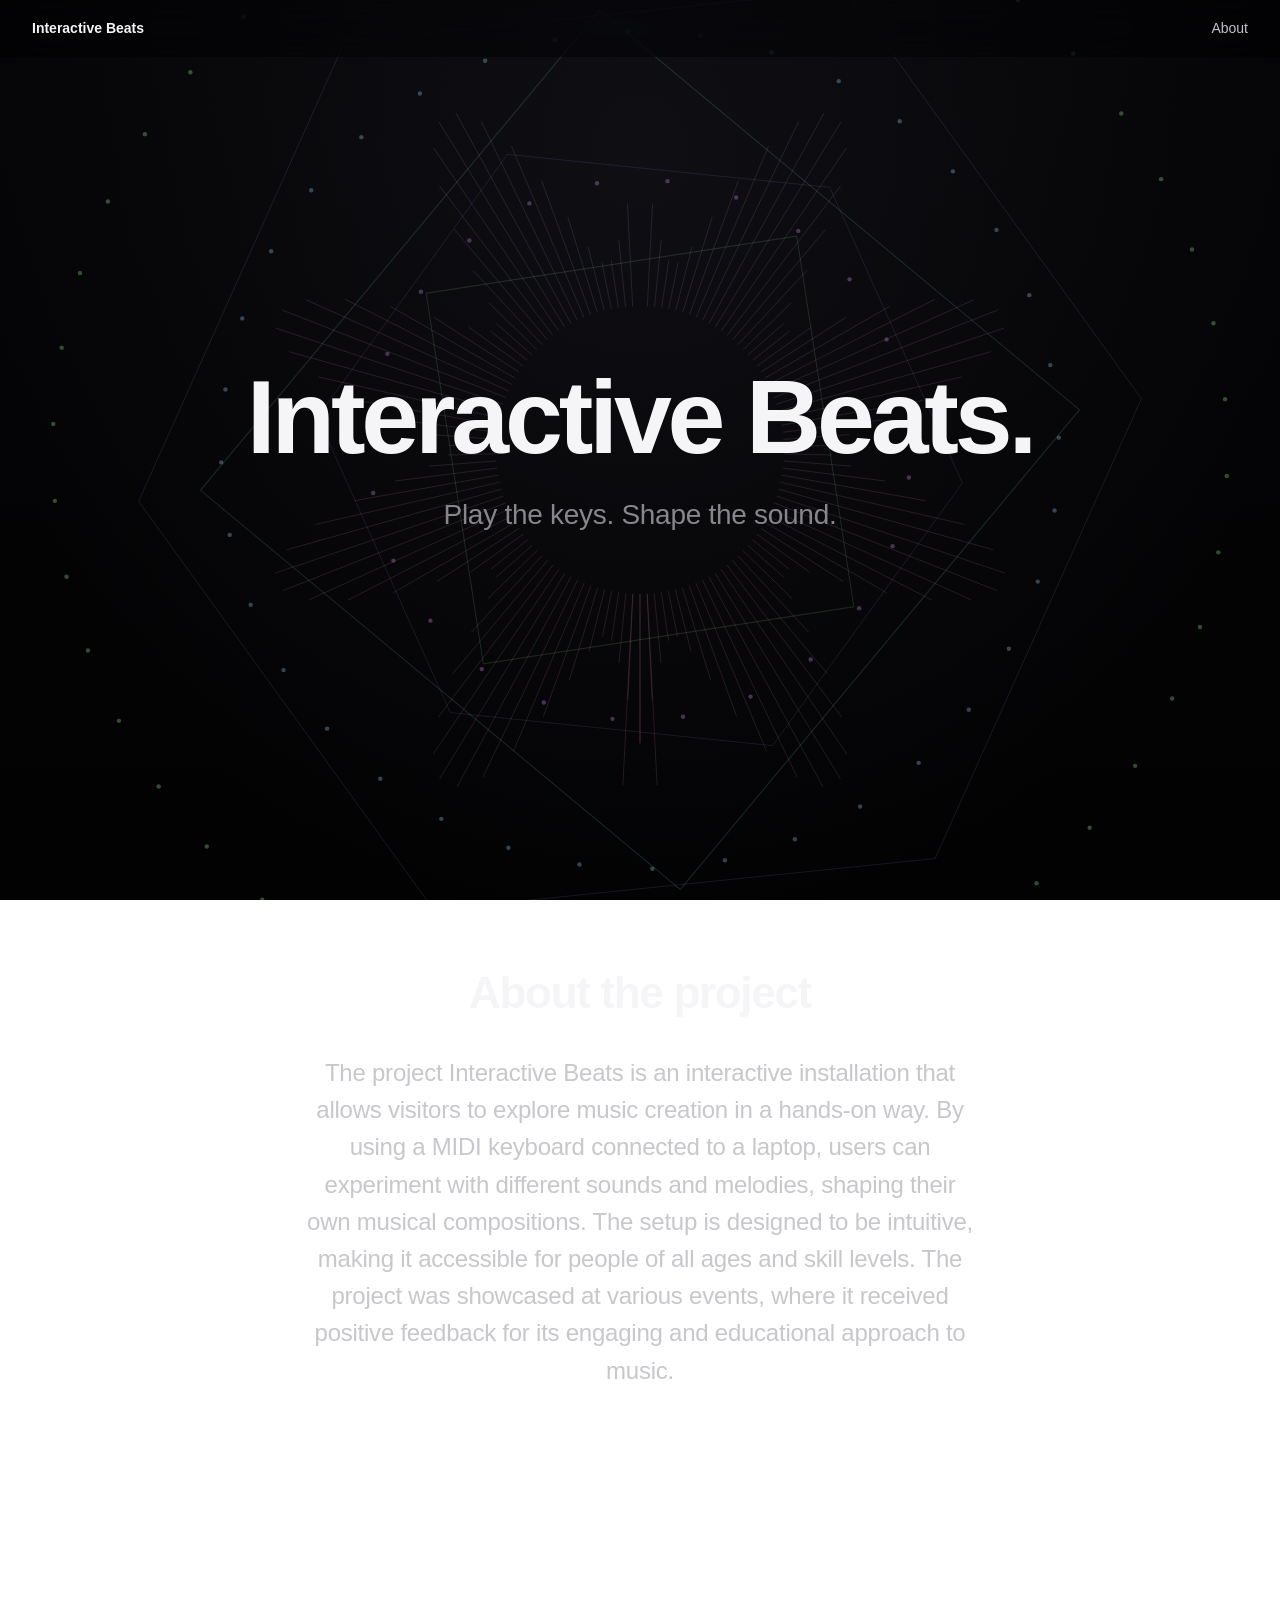
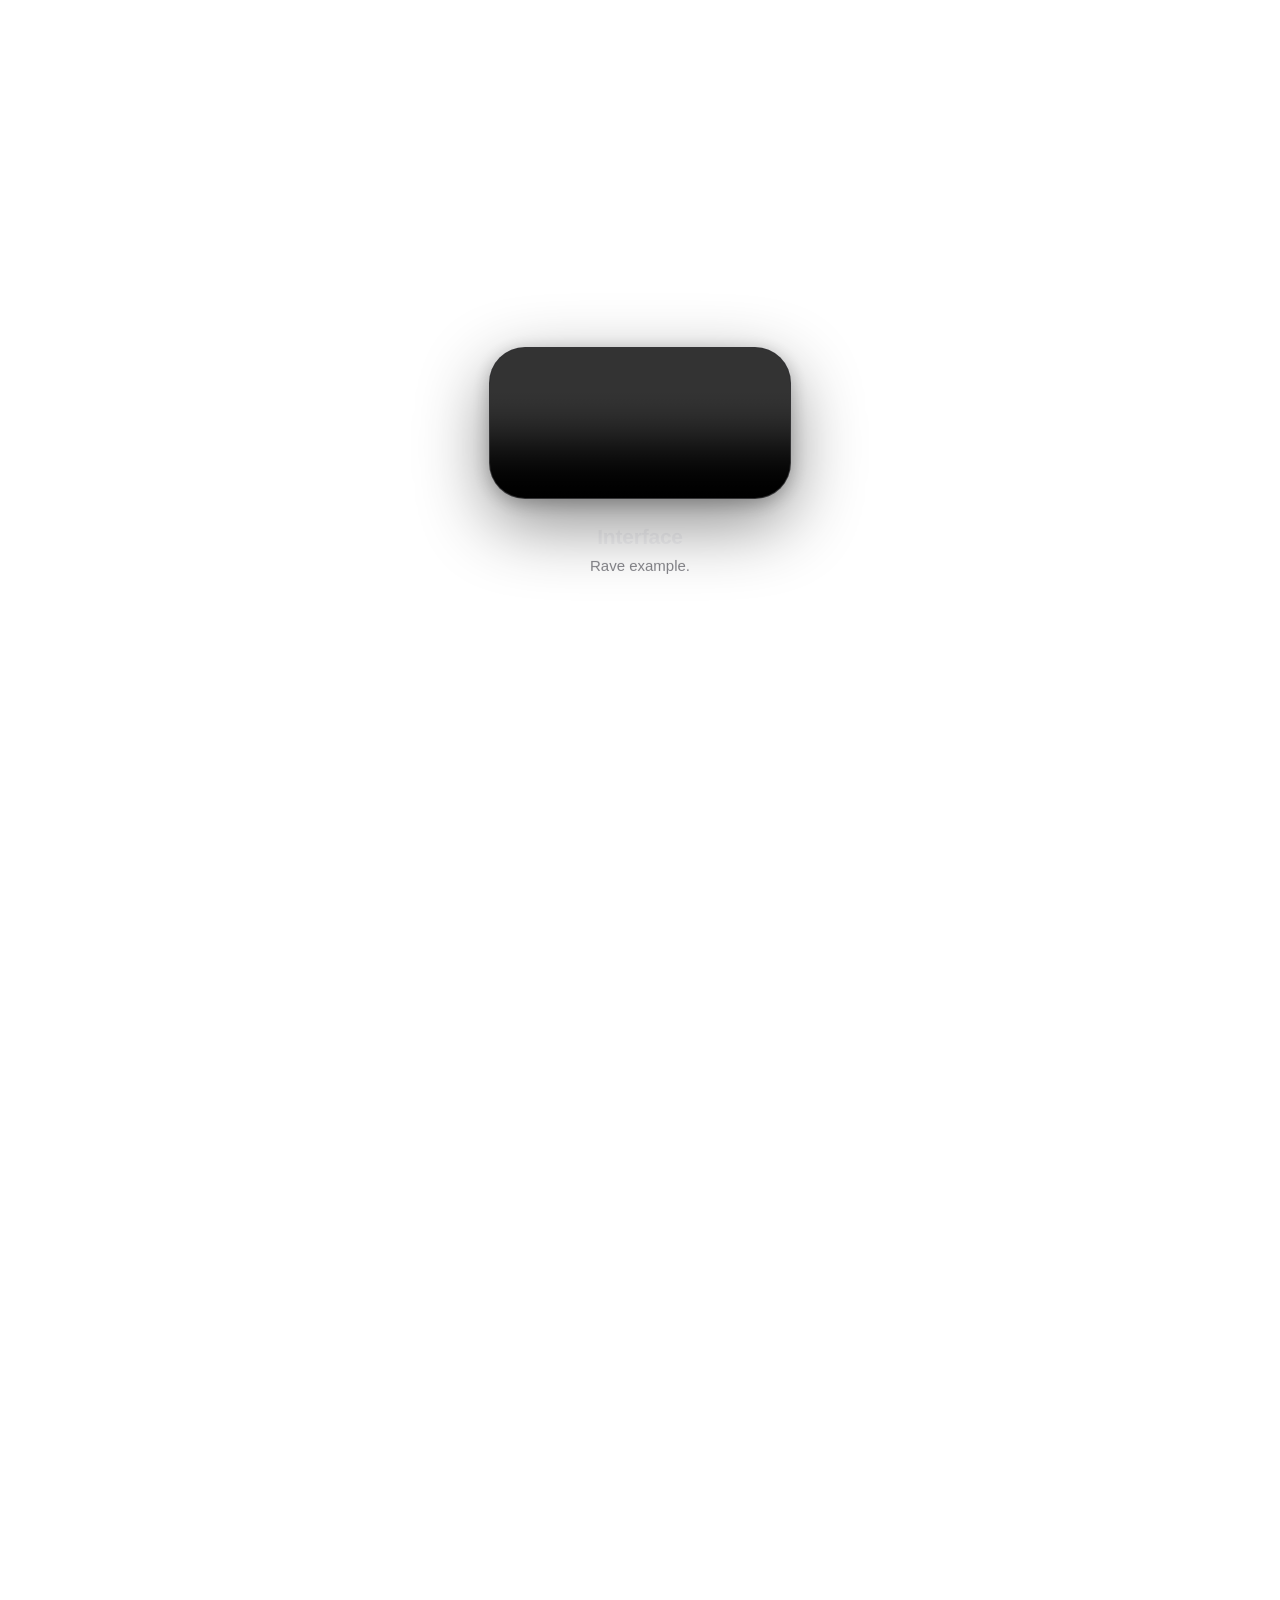
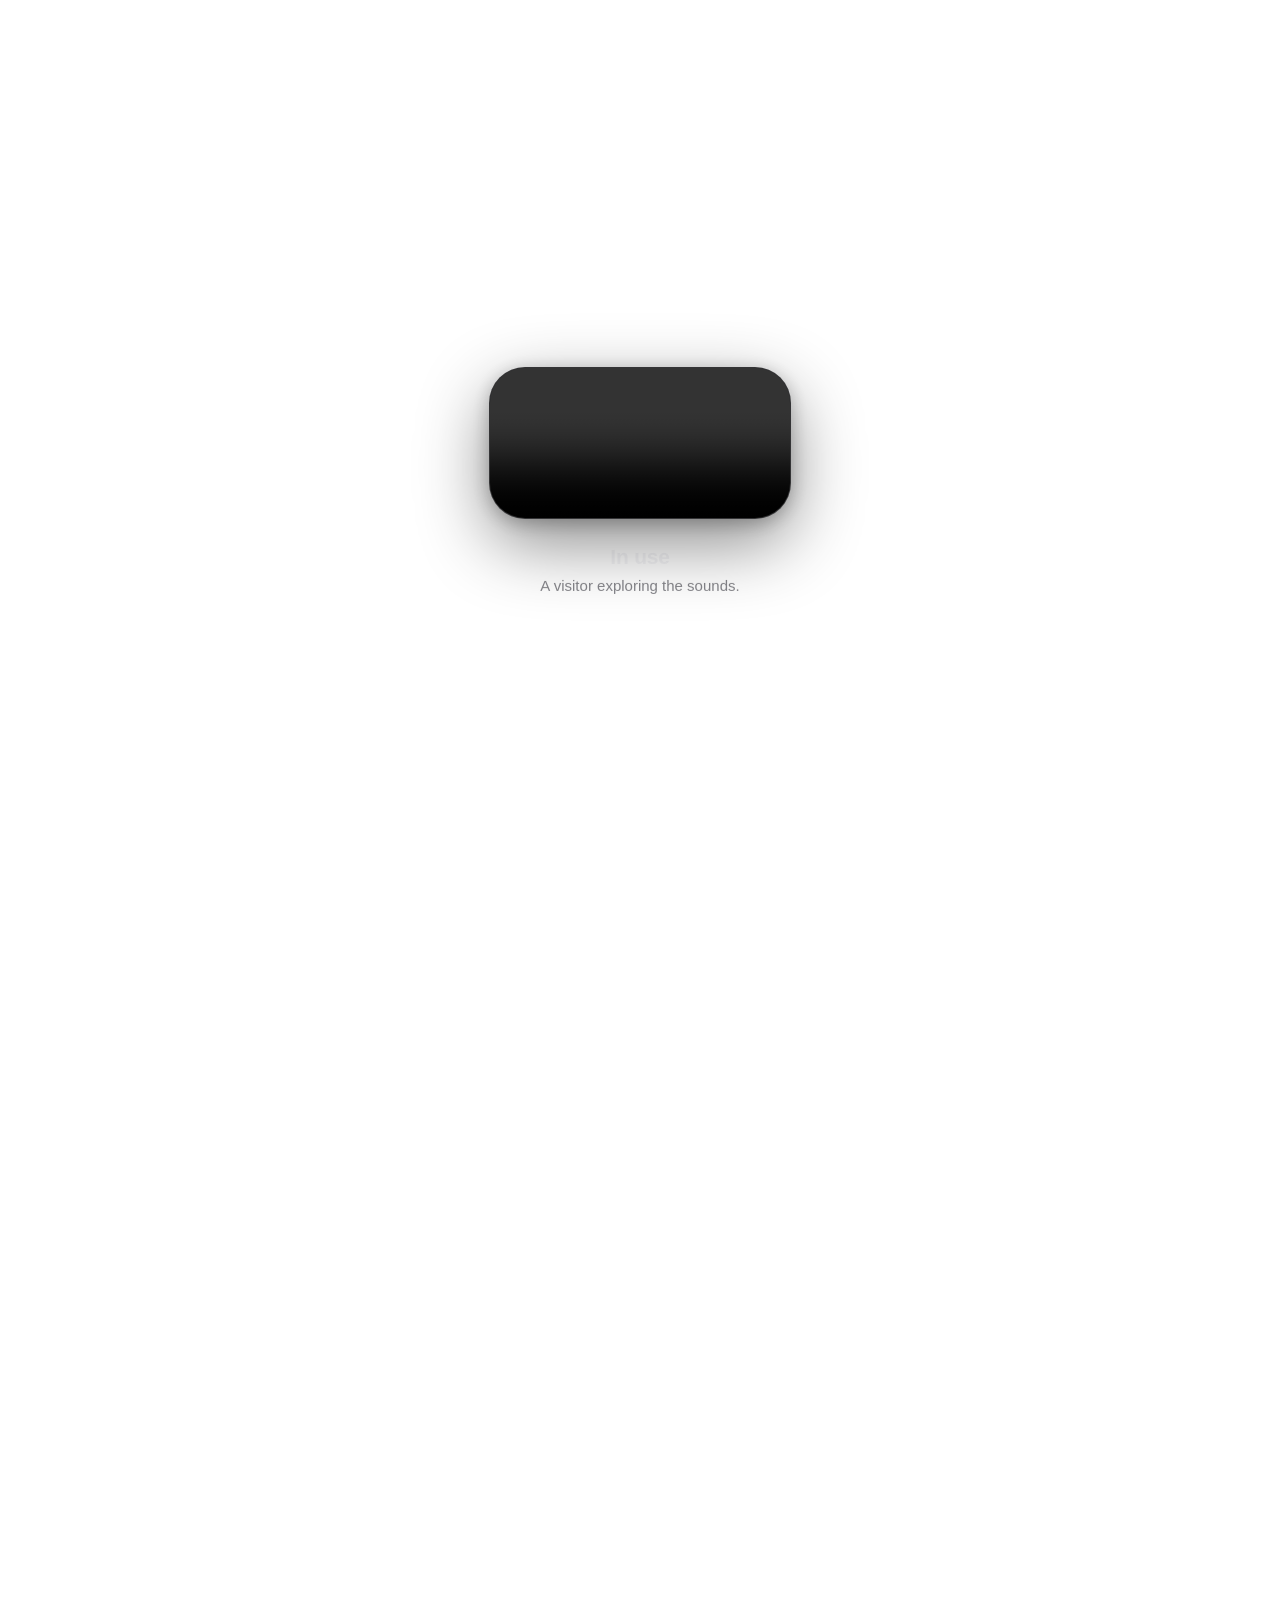
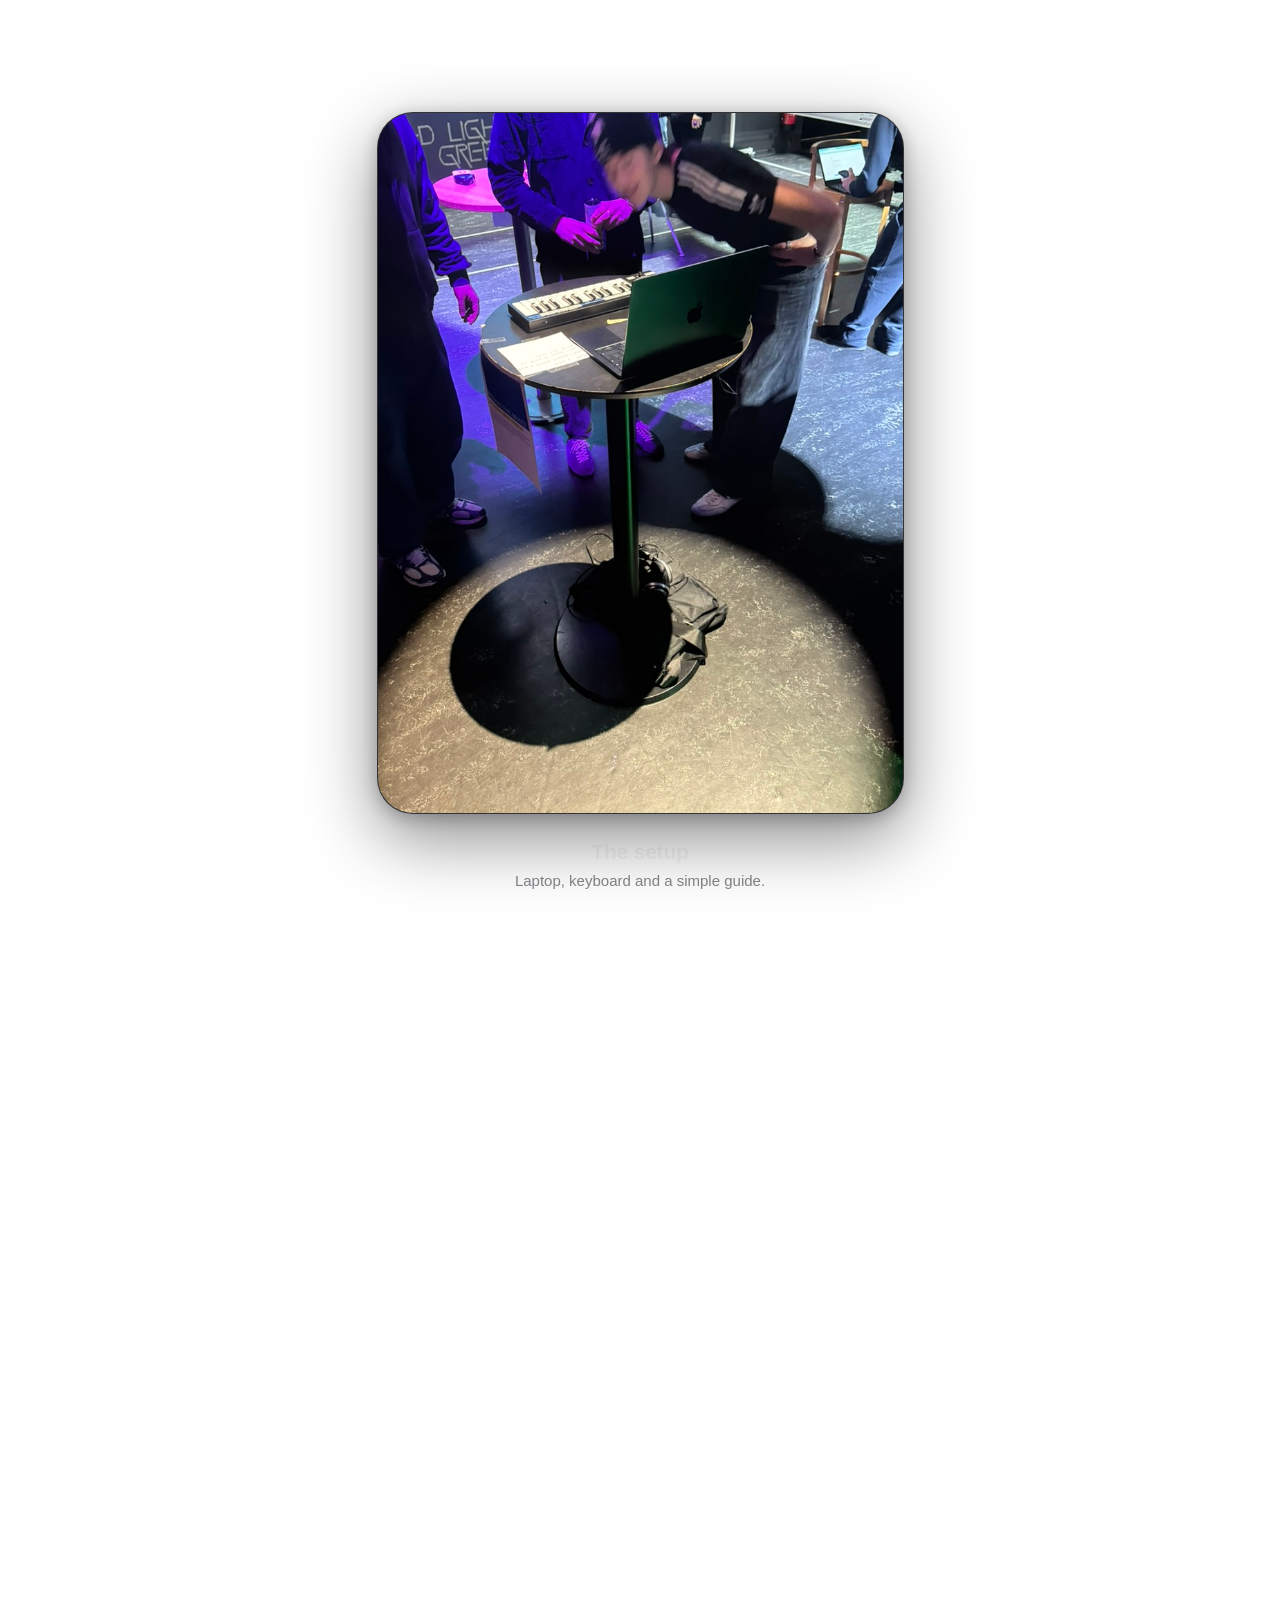
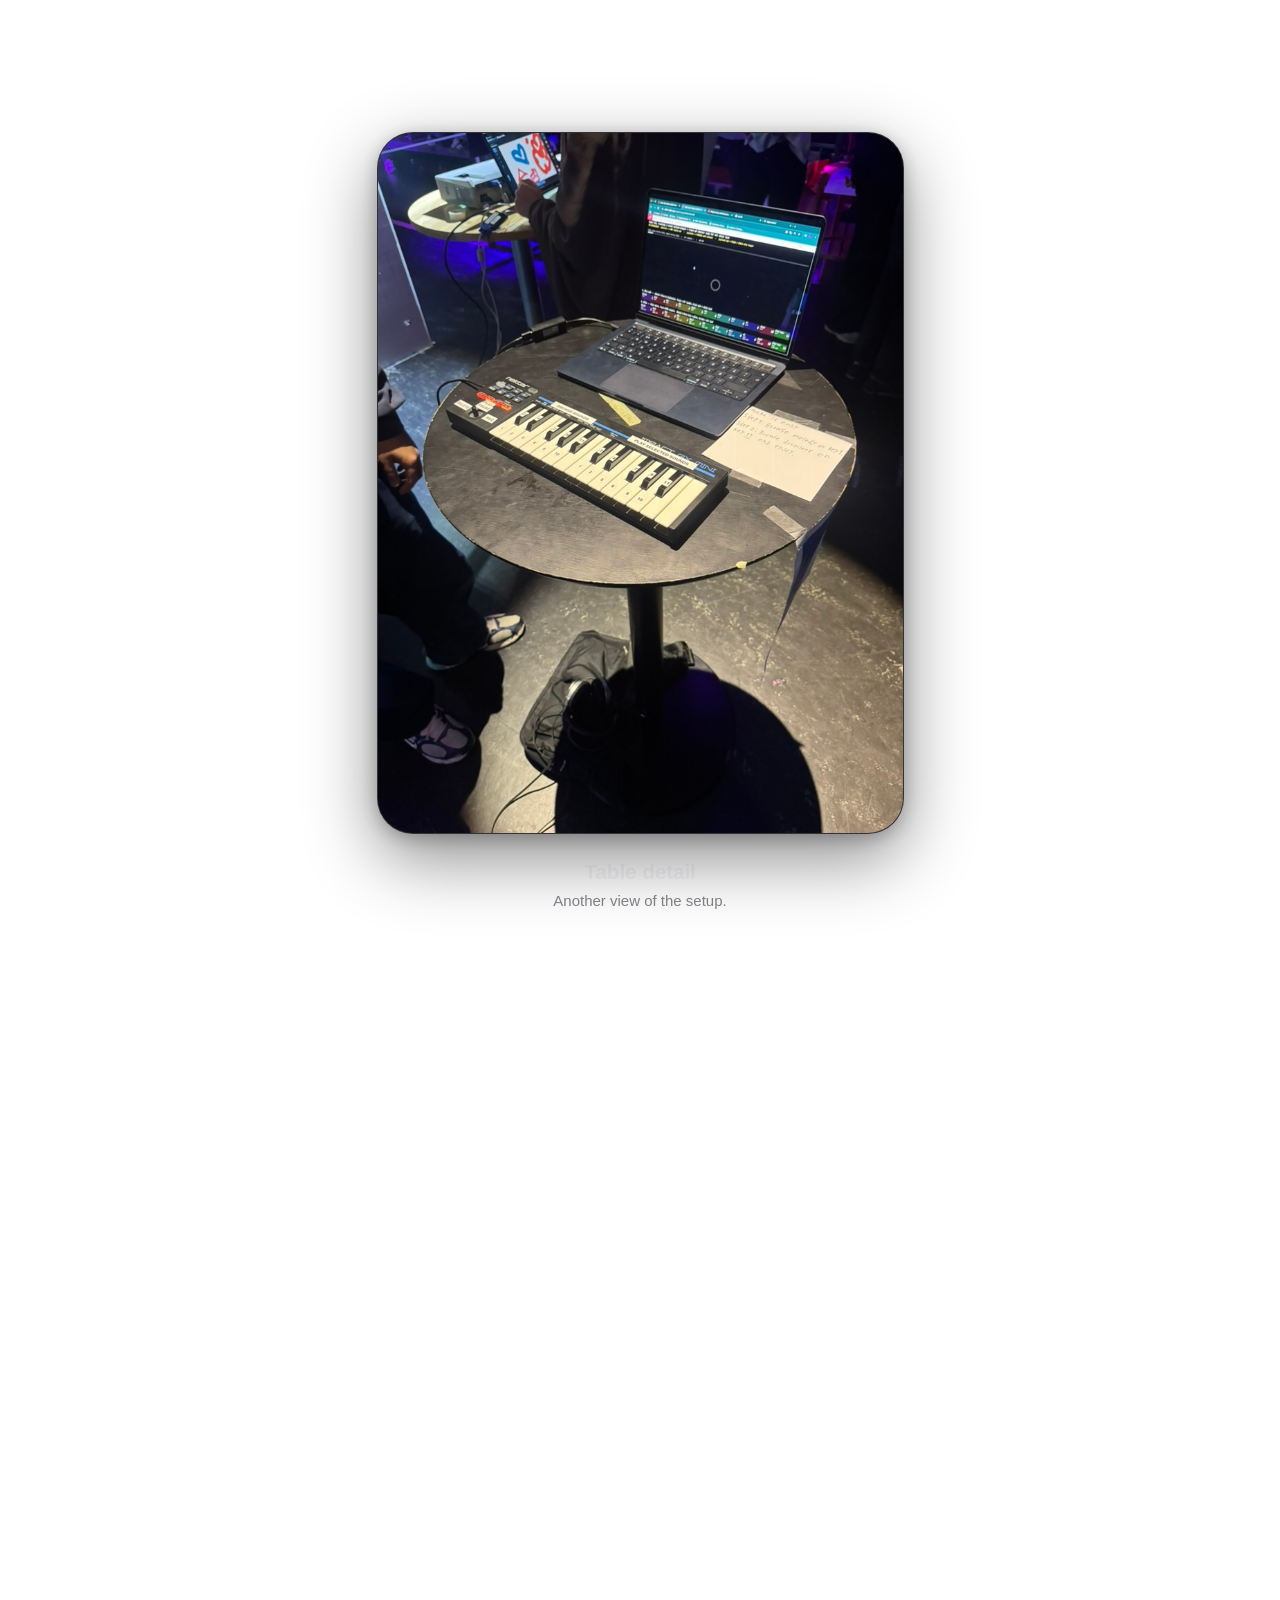
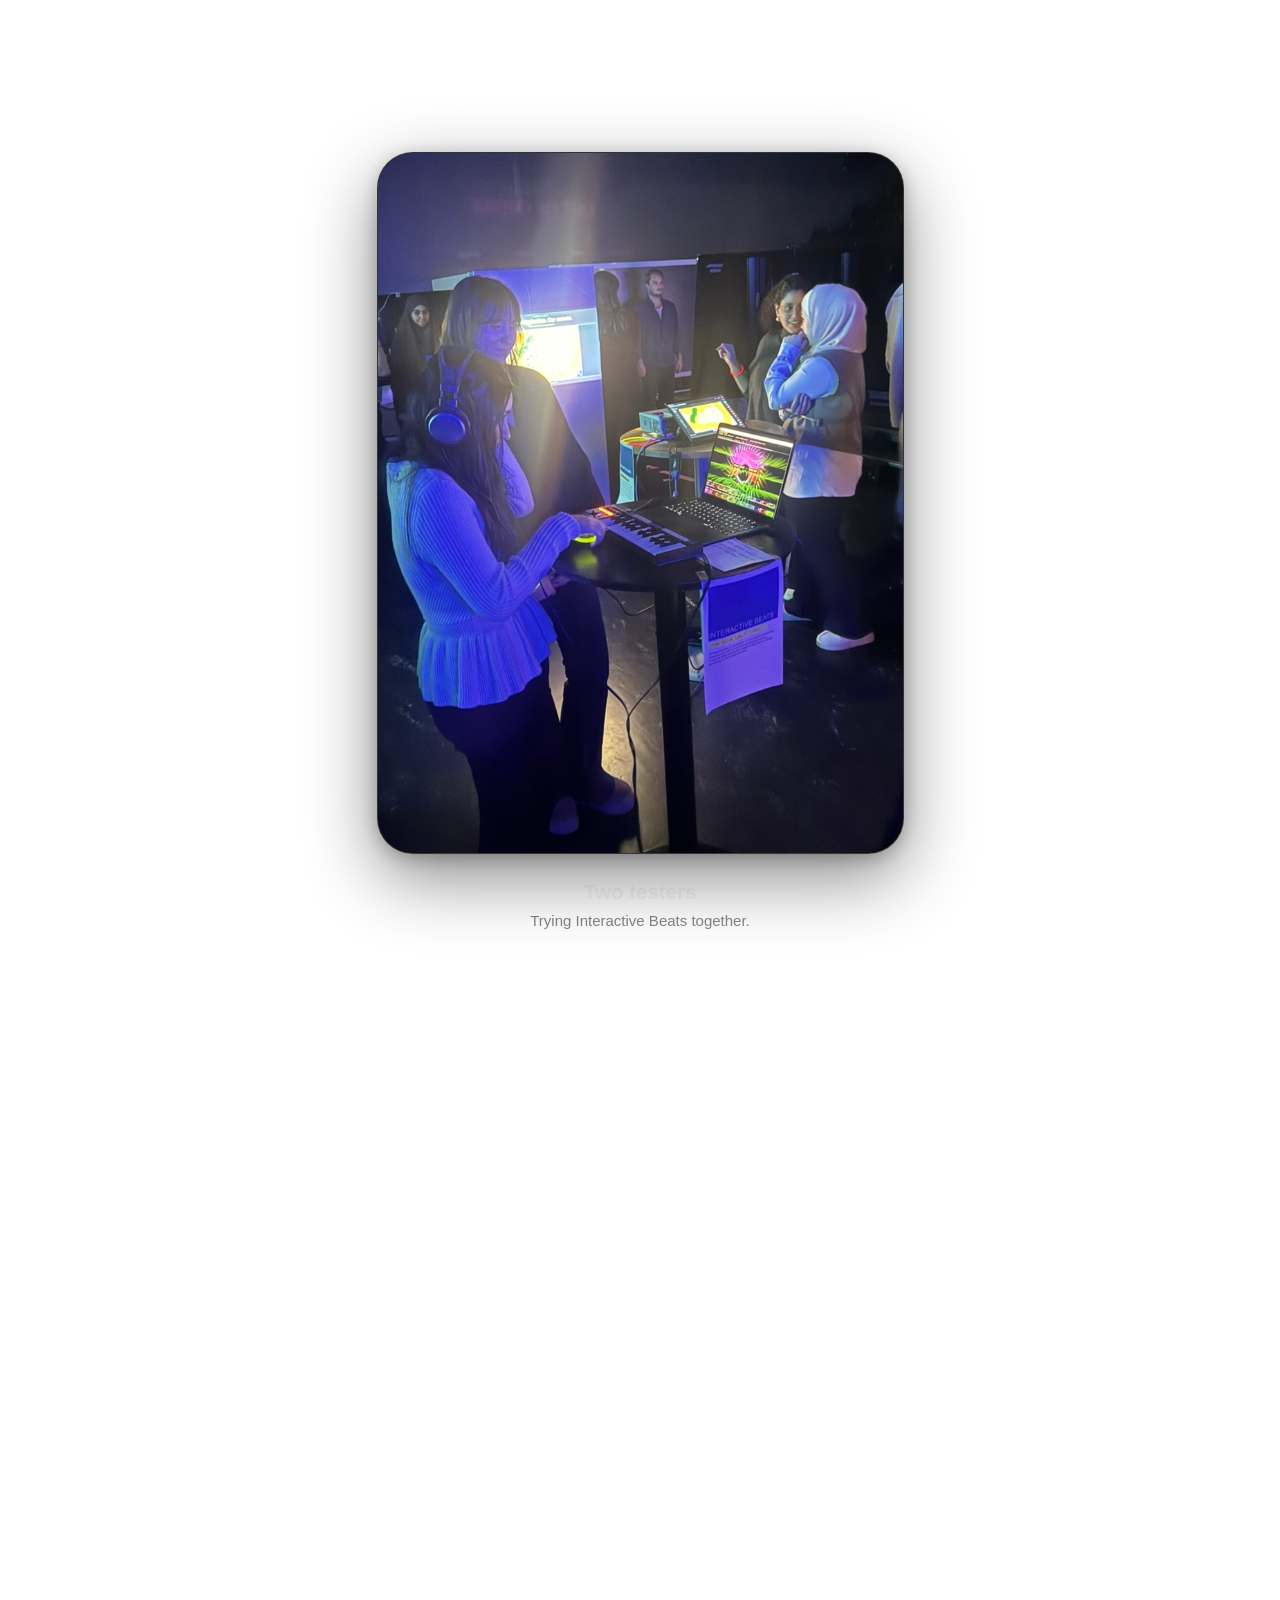
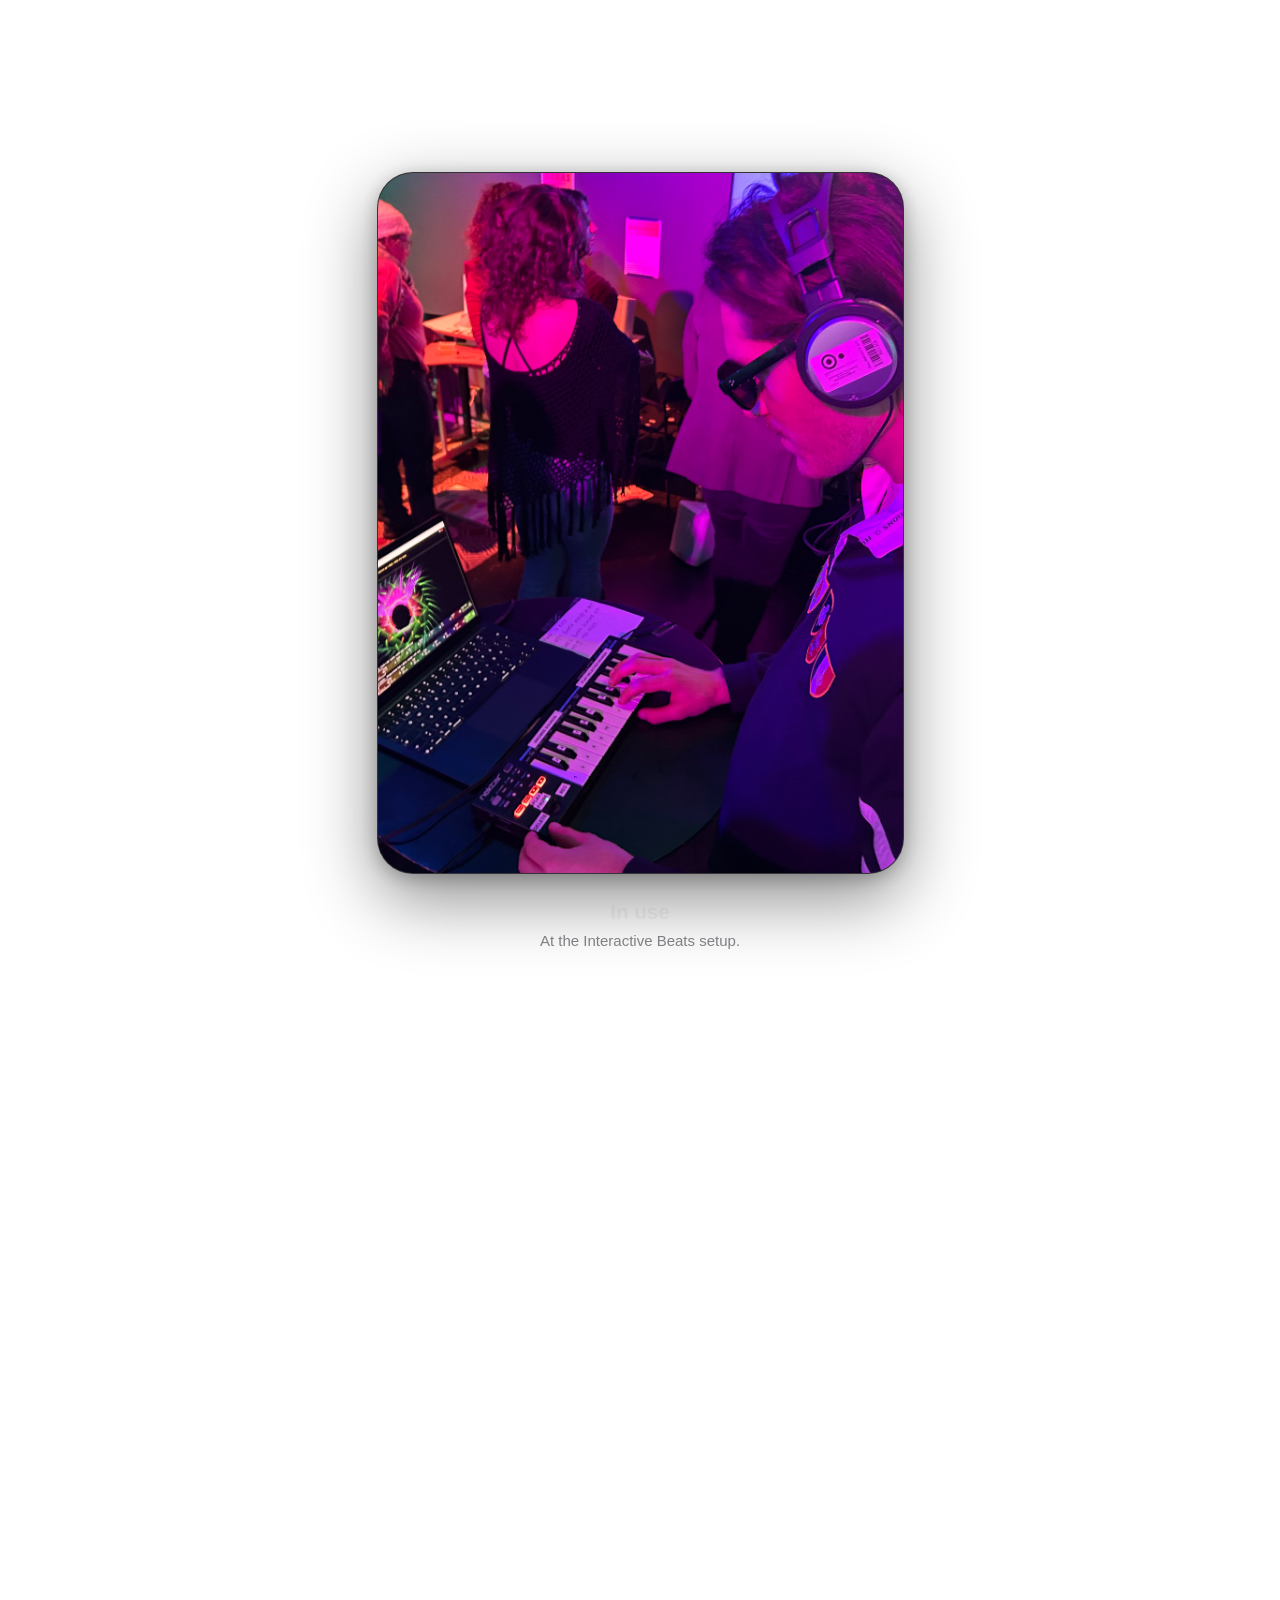
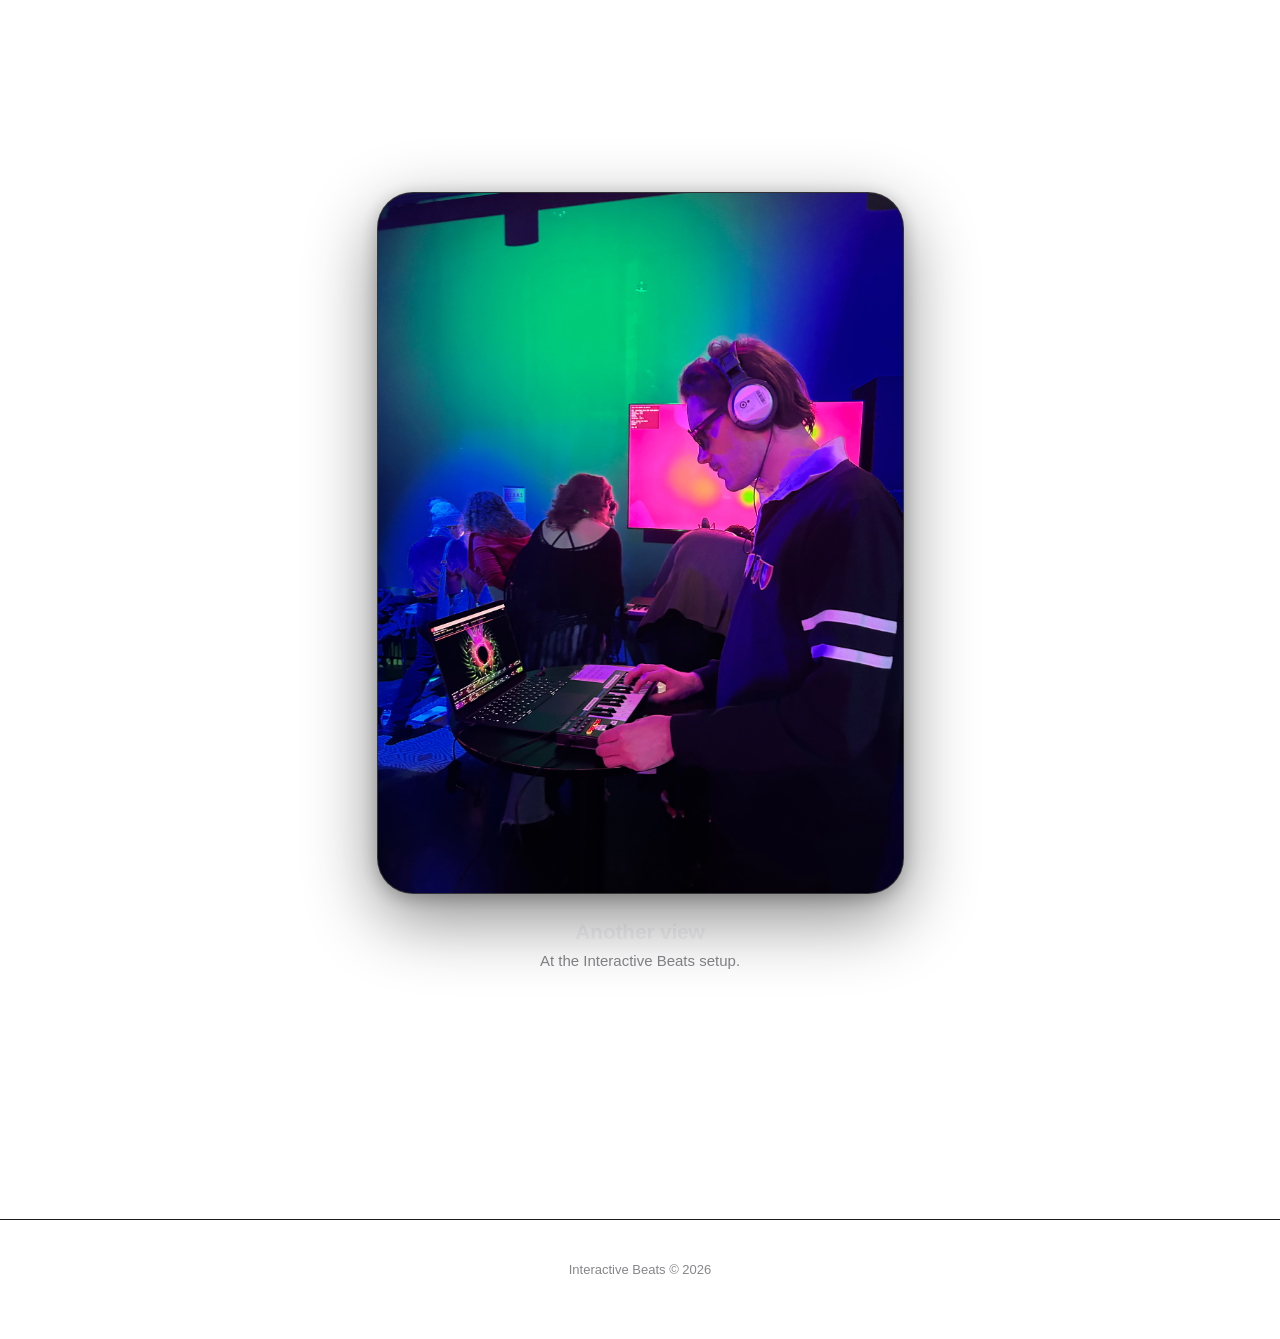
<file: Index-3.html>
<!DOCTYPE html>
<html lang="en">
<head>
    <meta charset="UTF-8">
    <meta name="viewport" content="width=device-width, initial-scale=1.0">
    <title>Interactive Beats</title>
    <style>
        :root {
            --bg: #050507;
            --fg: #f5f5f7;
            --muted: #86868b;
            --card: #1d1d1f;
            --radius: 36px;
        }

        * { box-sizing: border-box; margin: 0; padding: 0; }

        html { scroll-behavior: smooth; }

        body {
            background:
                radial-gradient(ellipse at 50% 18%, rgba(38, 38, 48, 0.32), transparent 42rem),
                linear-gradient(180deg, #050507 0%, #020203 100%);
            background-attachment: fixed;
            color: var(--fg);
            font-family: -apple-system, BlinkMacSystemFont, "SF Pro Display", "Helvetica Neue", Helvetica, Arial, sans-serif;
            -webkit-font-smoothing: antialiased;
            line-height: 1.5;
            isolation: isolate;
        }

        nav {
            position: fixed;
            top: 0;
            left: 0;
            right: 0;
            z-index: 20;
            display: flex;
            justify-content: space-between;
            align-items: center;
            padding: 18px 32px;
            backdrop-filter: saturate(180%) blur(20px);
            -webkit-backdrop-filter: saturate(180%) blur(20px);
            background: rgba(0,0,0,.45);
            font-size: 14px;
        }
        nav a { color: var(--fg); text-decoration: none; opacity: .8; transition: opacity .2s; }
        nav a:hover { opacity: 1; }
        nav .brand { font-weight: 600; opacity: 1; }

        .hero {
            min-height: 100vh;
            display: flex;
            flex-direction: column;
            align-items: center;
            justify-content: center;
            text-align: center;
            padding: 100px 24px;
        }
        .hero h1 {
            font-size: clamp(44px, 9vw, 104px);
            font-weight: 700;
            letter-spacing: -0.04em;
            line-height: 1.02;
        }
        .hero p {
            margin-top: 24px;
            font-size: clamp(19px, 2.6vw, 28px);
            color: var(--muted);
            letter-spacing: -0.01em;
        }

        .about {
            max-width: 720px;
            margin: 0 auto;
            padding: 60px 24px 140px;
            text-align: center;
        }
        .about h2 {
            font-size: clamp(28px, 4.5vw, 44px);
            font-weight: 700;
            letter-spacing: -0.03em;
            margin-bottom: 28px;
        }
        .about p {
            font-size: clamp(19px, 2.2vw, 24px);
            line-height: 1.55;
            color: #c7c7cc;
            letter-spacing: -0.01em;
        }

        /* Scroll story: each photo stays pinned until the next one arrives */
        .scene {
            height: 180vh;
            position: relative;
        }
        .frame {
            position: sticky;
            top: 0;
            height: 100vh;
            display: flex;
            flex-direction: column;
            align-items: center;
            justify-content: center;
            gap: 22px;
            padding: 80px 24px 40px;
            transform: translate3d(0, var(--frame-y, 0), 0);
            opacity: var(--frame-opacity, 1);
            will-change: transform, opacity;
            transition: transform 80ms linear, opacity 80ms linear;
        }
        .photo {
            height: min(78vh, 860px);
            aspect-ratio: 3 / 4;
            max-width: 100%;
            border-radius: var(--radius);
            overflow: hidden;
            background: var(--card);
            transform: translate3d(0, var(--photo-y, 0px), 0);
            will-change: transform;
            border: 1px solid rgba(255, 255, 255, 0.10);
            box-shadow:
                0 24px 70px rgba(0, 0, 0, 0.46),
                0 4px 18px rgba(0, 0, 0, 0.24),
                inset 0 1px 0 rgba(255, 255, 255, 0.08);
        }
        .photo.video-photo {
            display: block;
            width: auto;
            height: auto;
            aspect-ratio: auto;
            max-width: min(90vw, 1280px);
            max-height: min(68vh, 760px);
            object-fit: contain;
        }
        .photo img {
            width: 100%;
            height: 100%;
            object-fit: cover;
            display: block;
            border-radius: calc(var(--radius) - 1px);
            transform: scale(1.012);
        }

        .photo.placeholder {
            display: flex;
            align-items: center;
            justify-content: center;
            color: #48484a;
            font-size: 15px;
            letter-spacing: .06em;
            text-transform: uppercase;
            border: 1px dashed #2c2c2e;
        }

        .caption { text-align: center; }
        .caption h3 { font-size: 21px; font-weight: 600; letter-spacing: -0.01em; }
        .caption p { color: var(--muted); font-size: 15px; margin-top: 2px; }

        /* Last scene doesn't need the extra scroll room */
        .scene:last-of-type { height: 130vh; }

        footer {
            text-align: center;
            color: var(--muted);
            font-size: 13px;
            padding: 40px 24px 60px;
            border-top: 1px solid #1d1d1f;
            position: relative;
        }

        /* Ambient background graphic (transparent canvas behind everything) */
        #bg {
            position: fixed;
            inset: 0;
            width: 100%;
            height: 100%;
            z-index: -1;
            pointer-events: none;
        }

        @media (max-width: 820px) {
            nav { padding: 16px 20px; }
            .photo { height: auto; width: min(92%, 500px); }
            .photo.video-photo {
                width: auto;
                height: auto;
                max-width: 94vw;
                max-height: 58vh;
            }
        }
    </style>
</head>
<body>

    <canvas id="bg" aria-hidden="true"></canvas>

    <nav>
        <a class="brand" href="#top">Interactive Beats</a>
        <a href="#about">About</a>
    </nav>

    <header class="hero" id="top">
        <h1>Interactive Beats.</h1>
        <p>Play the keys. Shape the sound.</p>
    </header>

    <section class="about" id="about">
        <h2>About the project</h2>
    
        <p>
            The project Interactive Beats is an interactive installation that allows visitors to explore music creation in a hands-on way. By using a MIDI keyboard connected to a laptop, users can experiment with different sounds and melodies, shaping their own musical compositions. The setup is designed to be intuitive, making it accessible for people of all ages and skill levels. The project was showcased at various events, where it received positive feedback for its engaging and educational approach to music. 
        </p>
    </section>

    <div class="scene">
        <div class="frame">
            <video class="photo video-photo scroll-play-video" muted playsinline controls preload="metadata" aria-label="Rave example video">
                <source src="photos/Rave%20exempel%202.mp4" type="video/mp4">
                Your browser does not support embedded video.
            </video>
            <div class="caption"><h3>Interface</h3><p>Rave example.</p></div>
        </div>
    </div>

    <div class="scene">
        <div class="frame">
            <video class="photo video-photo scroll-play-video" muted playsinline controls preload="metadata" aria-label="Visitor using the Interactive Beats table">
                <source src="photos/Video%20in%20use.mp4" type="video/mp4">
                Your browser does not support embedded video.
            </video>
            <div class="caption"><h3>In use</h3><p>A visitor exploring the sounds.</p></div>
        </div>
    </div>

    <div class="scene">
        <div class="frame">
            <div class="photo"><img src="photos/Table.jpg" alt="Laptop and MIDI keyboard on a table with instructions"></div>
            <div class="caption"><h3>The setup</h3><p>Laptop, keyboard and a simple guide.</p></div>
        </div>
    </div>

    <div class="scene">
        <div class="frame">
            <div class="photo"><img src="photos/Table2.jpg" alt="Another view of the Interactive Beats table setup"></div>
            <div class="caption"><h3>Table detail</h3><p>Another view of the setup.</p></div>
        </div>
    </div>

    <div class="scene">
        <div class="frame">
            <div class="photo"><img src="photos/Two%20testers.jpeg" alt="Two testers with Interactive Beats"></div>
            <div class="caption"><h3>Two testers</h3><p>Trying Interactive Beats together.</p></div>
        </div>
    </div>

    <div class="scene">
        <div class="frame">
            <div class="photo"><img src="photos/ME.jpg" alt="Project creator at the Interactive Beats setup"></div>
            <div class="caption"><h3>In use</h3><p>At the Interactive Beats setup.</p></div>
        </div>
    </div>

    <div class="scene">
        <div class="frame">
            <div class="photo"><img src="photos/ME%202.jpg" alt="Another photo of the project creator at the Interactive Beats setup"></div>
            <div class="caption"><h3>Another view</h3><p>At the Interactive Beats setup.</p></div>
        </div>
    </div>

    <footer>Interactive Beats &copy; 2026</footer>

    <script>
        /* Play the in-use video while its scene is visible, and pause it offscreen. */
        (() => {
            const videos = document.querySelectorAll('.scroll-play-video');
            if (!videos.length || !('IntersectionObserver' in window)) return;

            videos.forEach((video) => {
                const observer = new IntersectionObserver(([entry]) => {
                    if (entry.isIntersecting) {
                        video.play().catch((error) => {
                            if (error.name !== 'NotAllowedError') {
                                console.error('Unable to play the video:', error);
                            }
                        });
                    } else {
                        video.pause();
                    }
                }, { threshold: 0.6 });

                observer.observe(video);
            });
        })();

        /* Smooth the pinned photo frames as they arrive and leave during scrolling. */
        (() => {
            const scenes = [...document.querySelectorAll('.scene')];
            const reduce = window.matchMedia('(prefers-reduced-motion: reduce)').matches;
            let frameRequested = false;

            function clamp(value, min, max) {
                return Math.max(min, Math.min(max, value));
            }

            function smoothstep(value) {
                return value * value * (3 - 2 * value);
            }

            function updateFrames() {
                frameRequested = false;
                if (reduce) return;

                scenes.forEach((scene) => {
                    const frame = scene.querySelector('.frame');
                    const rect = scene.getBoundingClientRect();
                    const viewport = window.innerHeight;
                    const scrollRange = Math.max(1, rect.height - viewport);
                    const progress = clamp(-rect.top / scrollRange, 0, 1);
                    const photo = scene.querySelector('.photo');

                    const enter = smoothstep(clamp((viewport - rect.top) / (viewport * 0.55), 0, 1));
                    const leave = smoothstep(clamp((progress - 0.72) / 0.28, 0, 1));

                    photo.style.setProperty('--photo-y', `${-progress * 12}px`);
                    const entranceY = (1 - enter) * 7;
                    const exitY = -leave * 9;
                    frame.style.setProperty('--frame-y', `calc(${entranceY}vh + ${exitY}vh)`);
                    frame.style.setProperty('--frame-opacity', (1 - leave * 0.12).toFixed(3));
                });
            }

            function requestUpdate() {
                if (frameRequested) return;
                frameRequested = true;
                requestAnimationFrame(updateFrames);
            }

            window.addEventListener('scroll', requestUpdate, { passive: true });
            window.addEventListener('resize', requestUpdate);
            updateFrames();
        })();

        /* Background: a quiet, transparent echo of the Interactive Beats visuals
           (rings of dots, rotating squares, mirrored rays, hexagons).
           Very low opacity, slow motion; scrolling nudges rotation and hue. */
        (() => {
            const cv = document.getElementById('bg');
            const g = cv.getContext('2d');
            const reduce = window.matchMedia('(prefers-reduced-motion: reduce)').matches;
            let w = 0, h = 0, dpr = 1;

            function resize() {
                dpr = Math.min(window.devicePixelRatio || 1, 2);
                w = window.innerWidth; h = window.innerHeight;
                cv.width = w * dpr; cv.height = h * dpr;
                g.setTransform(dpr, 0, 0, dpr, 0, 0);
            }
            window.addEventListener('resize', resize);
            resize();

            const hsla = (hue, a) => `hsla(${hue % 360}, 70%, 75%, ${a})`;

            function hexagon(r, rot) {
                g.beginPath();
                for (let k = 0; k < 6; k++) {
                    const a = rot + Math.PI * 2 * k / 6;
                    g.lineTo(Math.cos(a) * r, Math.sin(a) * r);
                }
                g.closePath();
                g.stroke();
            }

            function draw(ms) {
                const t = reduce ? 0 : ms / 1000;
                const sc = window.scrollY || 0;
                const base = Math.min(w, h);
                const hueShift = sc * 0.03;          // scrolling slowly drifts the colours

                g.clearRect(0, 0, w, h);
                g.save();
                g.translate(w / 2, h / 2);

                // Mirrored rays (melody)
                g.lineWidth = 1;
                for (let k = 0; k < 64; k++) {
                    const ang = Math.PI * k / 63 - Math.PI / 2 + t * 0.01 + sc * 0.0001;
                    const v = 0.5 + 0.5 * Math.sin(k * 0.45 + t * 0.7);
                    const r0 = base * 0.16, r1 = r0 + base * (0.05 + v * 0.22);
                    g.strokeStyle = hsla(280 + k * 1.2 + hueShift, 0.14);
                    g.beginPath();
                    g.moveTo(Math.cos(ang) * r0, Math.sin(ang) * r0);
                    g.lineTo(Math.cos(ang) * r1, Math.sin(ang) * r1);
                    g.moveTo(-Math.cos(ang) * r0, Math.sin(ang) * r0);
                    g.lineTo(-Math.cos(ang) * r1, Math.sin(ang) * r1);
                    g.stroke();
                }

                // Rotating squares (drum loop)
                for (let k = 0; k < 2; k++) {
                    g.save();
                    g.rotate(-t * 0.03 * (k + 1) + k + sc * 0.0004);
                    const s = base * (0.42 + k * 0.28) * (1 + 0.01 * Math.sin(t * 0.8 + k));
                    g.strokeStyle = hsla(120 + k * 55 + hueShift, 0.15);
                    g.strokeRect(-s / 2, -s / 2, s, s);
                    g.restore();
                }

                // Hexagons (melody FX)
                for (let k = 0; k < 2; k++) {
                    g.strokeStyle = hsla(250 + k * 20 + hueShift, 0.13);
                    hexagon(base * (0.36 + k * 0.2), t * 0.02 * (k ? -1 : 1) + sc * 0.0003);
                }

                // Rings of dots
                const rings = [[24, 0.30, 280], [36, 0.47, 200], [48, 0.66, 120]];
                rings.forEach(([count, rad, hue], n) => {
                    const R = base * rad * (1 + 0.012 * Math.sin(t * 0.6 + n));
                    const dir = n % 2 ? -1 : 1;
                    g.fillStyle = hsla(hue + hueShift, 0.32);
                    for (let k = 0; k < count; k++) {
                        const ang = Math.PI * 2 * k / count + dir * (t * 0.02 * (n + 1) + sc * 0.0002);
                        g.beginPath();
                        g.arc(Math.cos(ang) * R, Math.sin(ang) * R, 2.2, 0, Math.PI * 2);
                        g.fill();
                    }
                });

                g.restore();
                if (!reduce) requestAnimationFrame(draw);
            }

            if (reduce) { draw(0); window.addEventListener('scroll', () => draw(0), { passive: true }); }
            else requestAnimationFrame(draw);
        })();
    </script>

</body>
</html>
</file>
